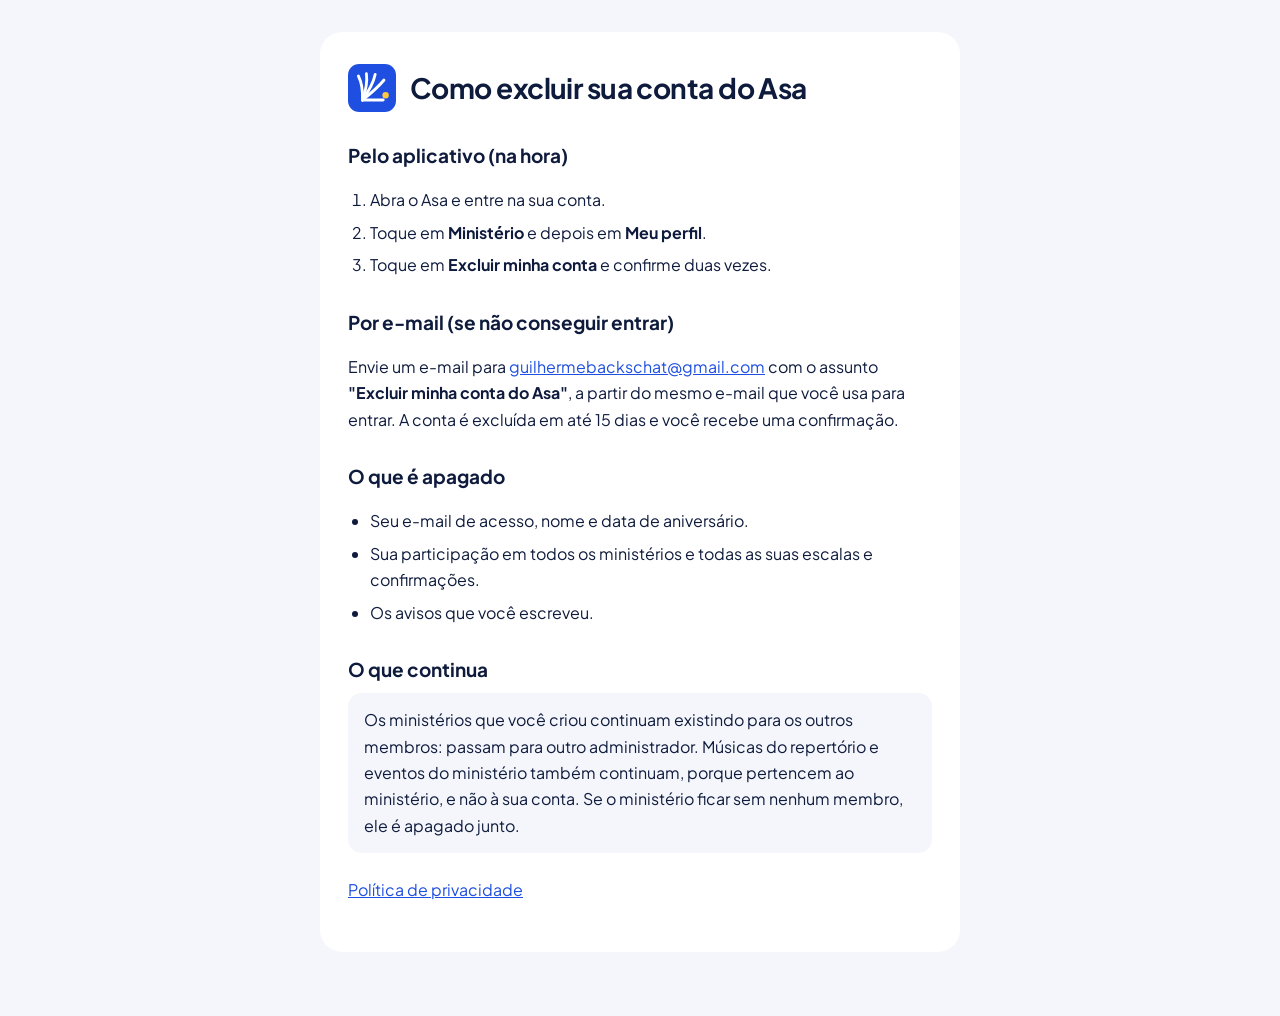
<file: excluir-conta.html>
<!doctype html>
<html lang="pt-BR">
<head>
<meta charset="utf-8">
<meta name="viewport" content="width=device-width, initial-scale=1">
<title>Excluir conta · Asa</title>
<link rel="icon" href="icon.svg" type="image/svg+xml">
<link rel="stylesheet" href="https://fonts.googleapis.com/css2?family=Plus+Jakarta+Sans:wght@400;600;700;800&display=swap">
<style>
  :root { --blue: #1F4FE0; --ink: #0F1B3D; --muted: #4A5677; --ground: #F4F6FB; --card: #fff; }
  * { box-sizing: border-box; }
  body { margin: 0; background: var(--ground); color: var(--ink); font: 16px/1.65 'Plus Jakarta Sans', system-ui, -apple-system, sans-serif; padding: 32px 16px 64px; }
  main { max-width: 640px; margin: 0 auto; background: var(--card); border-radius: 22px; padding: 32px 28px; }
  header { display: flex; align-items: center; gap: 14px; margin-bottom: 20px; }
  h1 { font-size: 28px; line-height: 1.2; margin: 0; letter-spacing: -0.02em; }
  h2 { font-size: 19px; margin: 28px 0 8px; }
  ol, ul { padding-left: 22px; }
  li { margin: 6px 0; }
  a { color: var(--blue); }
  .box { background: var(--ground); border-radius: 14px; padding: 14px 16px; }
</style>
</head>
<body>
<main>
  <header>
    <svg width="48" height="48" viewBox="0 0 120 120" aria-hidden="true"><rect width="120" height="120" rx="28" fill="#1F4FE0"/><g fill="none" stroke="#fff" stroke-width="7" stroke-linecap="round"><path d="M36 90 Q38 54 26 30"/><path d="M36 90 Q50 52 46 24"/><path d="M36 90 Q62 54 68 26"/><path d="M36 90 Q72 62 90 40"/><path d="M36 90 L88 90"/></g><circle cx="94" cy="78" r="8" fill="#FFC83D"/></svg>
    <h1>Como excluir sua conta do Asa</h1>
  </header>

  <h2>Pelo aplicativo (na hora)</h2>
  <ol>
    <li>Abra o Asa e entre na sua conta.</li>
    <li>Toque em <strong>Ministério</strong> e depois em <strong>Meu perfil</strong>.</li>
    <li>Toque em <strong>Excluir minha conta</strong> e confirme duas vezes.</li>
  </ol>

  <h2>Por e-mail (se não conseguir entrar)</h2>
  <p>Envie um e-mail para <a href="mailto:guilhermebackschat@gmail.com?subject=Excluir%20minha%20conta%20do%20Asa">guilhermebackschat@gmail.com</a> com o assunto <strong>"Excluir minha conta do Asa"</strong>, a partir do mesmo e-mail que você usa para entrar. A conta é excluída em até 15 dias e você recebe uma confirmação.</p>

  <h2>O que é apagado</h2>
  <ul>
    <li>Seu e-mail de acesso, nome e data de aniversário.</li>
    <li>Sua participação em todos os ministérios e todas as suas escalas e confirmações.</li>
    <li>Os avisos que você escreveu.</li>
  </ul>

  <h2>O que continua</h2>
  <div class="box">Os ministérios que você criou continuam existindo para os outros membros: passam para outro administrador. Músicas do repertório e eventos do ministério também continuam, porque pertencem ao ministério, e não à sua conta. Se o ministério ficar sem nenhum membro, ele é apagado junto.</div>

  <p style="margin-top:24px"><a href="privacidade.html">Política de privacidade</a></p>
</main>
</body>
</html>
</file>
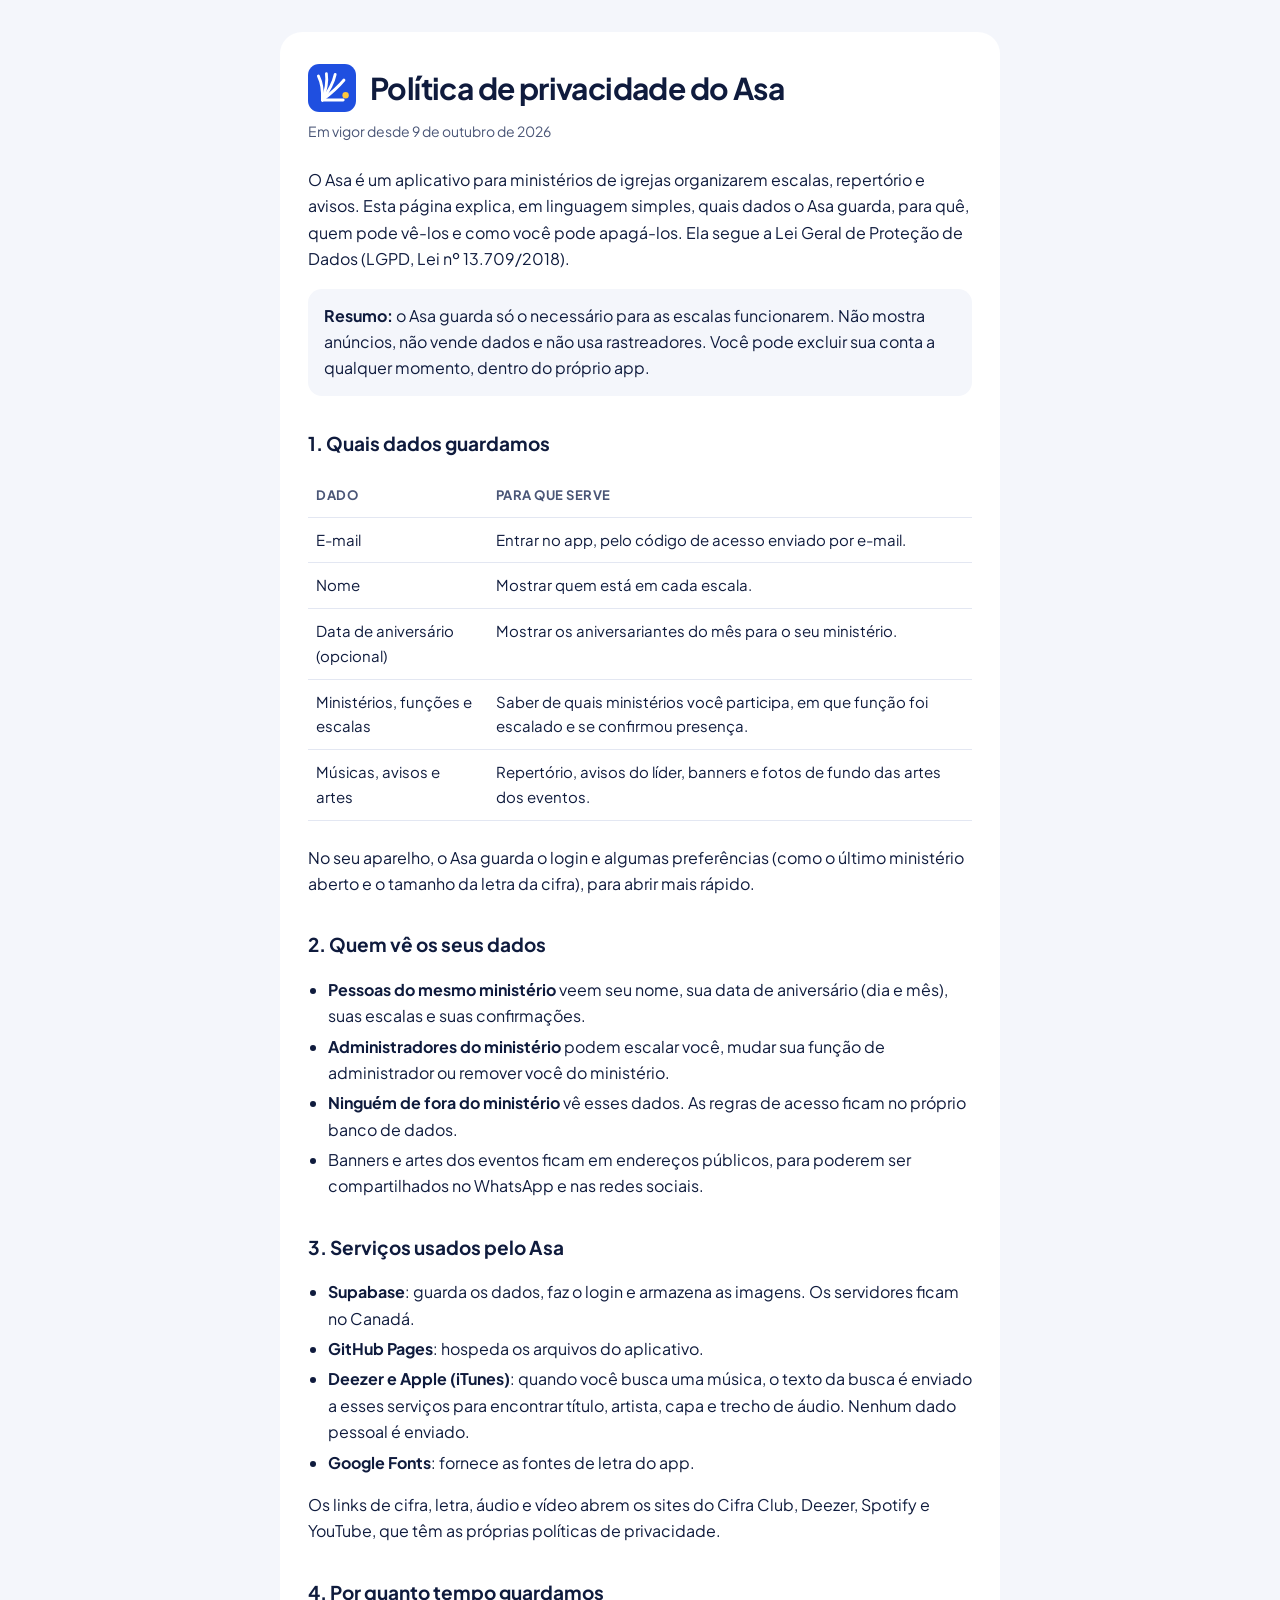
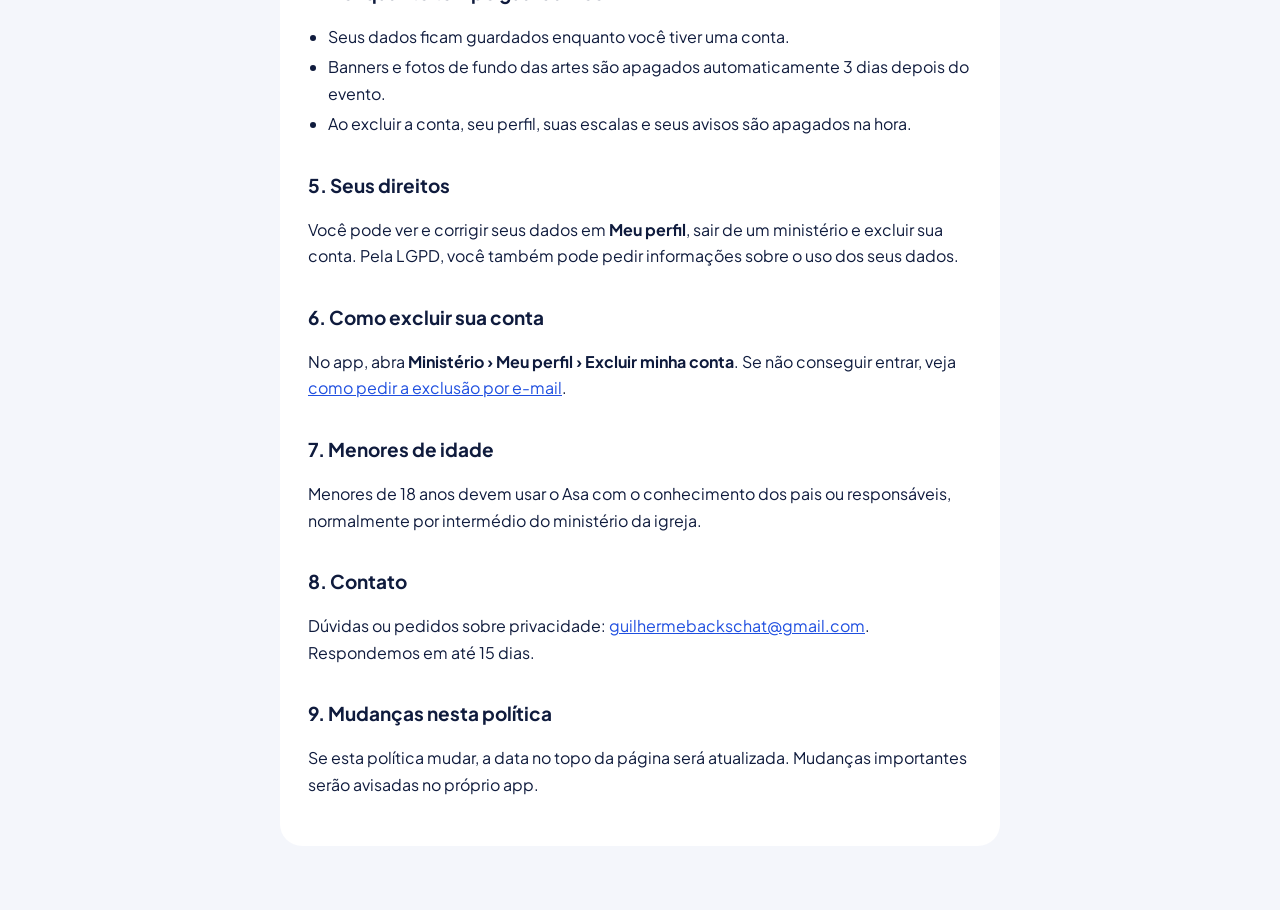
<file: privacidade.html>
<!doctype html>
<html lang="pt-BR">
<head>
<meta charset="utf-8">
<meta name="viewport" content="width=device-width, initial-scale=1">
<title>Política de privacidade · Asa</title>
<link rel="icon" href="icon.svg" type="image/svg+xml">
<link rel="stylesheet" href="https://fonts.googleapis.com/css2?family=Plus+Jakarta+Sans:wght@400;600;700;800&display=swap">
<style>
  :root { --blue: #1F4FE0; --ink: #0F1B3D; --muted: #4A5677; --ground: #F4F6FB; --card: #fff; --line: #E3E7F2; }
  * { box-sizing: border-box; }
  body { margin: 0; background: var(--ground); color: var(--ink); font: 16px/1.65 'Plus Jakarta Sans', system-ui, -apple-system, sans-serif; padding: 32px 16px 64px; }
  main { max-width: 720px; margin: 0 auto; background: var(--card); border-radius: 22px; padding: 32px 28px; }
  header { display: flex; align-items: center; gap: 14px; margin-bottom: 8px; }
  h1 { font-size: 30px; line-height: 1.2; margin: 0; letter-spacing: -0.02em; text-wrap: balance; }
  h2 { font-size: 19px; margin: 32px 0 8px; }
  p, li { color: var(--ink); }
  .meta { color: var(--muted); font-size: 14px; margin: 0 0 24px; }
  ul { padding-left: 20px; }
  li { margin: 4px 0; }
  table { width: 100%; border-collapse: collapse; font-size: 15px; margin: 8px 0; }
  th, td { text-align: left; padding: 10px 8px; border-bottom: 1px solid var(--line); vertical-align: top; }
  th { font-size: 13px; text-transform: uppercase; letter-spacing: 0.04em; color: var(--muted); }
  .table { overflow-x: auto; }
  a { color: var(--blue); }
  .box { background: var(--ground); border-radius: 14px; padding: 14px 16px; }
  @media (max-width: 480px) { main { padding: 24px 18px; } h1 { font-size: 26px; } }
</style>
</head>
<body>
<main>
  <header>
    <svg width="48" height="48" viewBox="0 0 120 120" aria-hidden="true"><rect width="120" height="120" rx="28" fill="#1F4FE0"/><g fill="none" stroke="#fff" stroke-width="7" stroke-linecap="round"><path d="M36 90 Q38 54 26 30"/><path d="M36 90 Q50 52 46 24"/><path d="M36 90 Q62 54 68 26"/><path d="M36 90 Q72 62 90 40"/><path d="M36 90 L88 90"/></g><circle cx="94" cy="78" r="8" fill="#FFC83D"/></svg>
    <h1>Política de privacidade do Asa</h1>
  </header>
  <p class="meta">Em vigor desde 9 de outubro de 2026</p>

  <p>O Asa é um aplicativo para ministérios de igrejas organizarem escalas, repertório e avisos. Esta página explica, em linguagem simples, quais dados o Asa guarda, para quê, quem pode vê-los e como você pode apagá-los. Ela segue a Lei Geral de Proteção de Dados (LGPD, Lei nº 13.709/2018).</p>

  <div class="box"><strong>Resumo:</strong> o Asa guarda só o necessário para as escalas funcionarem. Não mostra anúncios, não vende dados e não usa rastreadores. Você pode excluir sua conta a qualquer momento, dentro do próprio app.</div>

  <h2>1. Quais dados guardamos</h2>
  <div class="table"><table>
    <thead><tr><th>Dado</th><th>Para que serve</th></tr></thead>
    <tbody>
      <tr><td>E-mail</td><td>Entrar no app, pelo código de acesso enviado por e-mail.</td></tr>
      <tr><td>Nome</td><td>Mostrar quem está em cada escala.</td></tr>
      <tr><td>Data de aniversário (opcional)</td><td>Mostrar os aniversariantes do mês para o seu ministério.</td></tr>
      <tr><td>Ministérios, funções e escalas</td><td>Saber de quais ministérios você participa, em que função foi escalado e se confirmou presença.</td></tr>
      <tr><td>Músicas, avisos e artes</td><td>Repertório, avisos do líder, banners e fotos de fundo das artes dos eventos.</td></tr>
    </tbody>
  </table></div>
  <p>No seu aparelho, o Asa guarda o login e algumas preferências (como o último ministério aberto e o tamanho da letra da cifra), para abrir mais rápido.</p>

  <h2>2. Quem vê os seus dados</h2>
  <ul>
    <li><strong>Pessoas do mesmo ministério</strong> veem seu nome, sua data de aniversário (dia e mês), suas escalas e suas confirmações.</li>
    <li><strong>Administradores do ministério</strong> podem escalar você, mudar sua função de administrador ou remover você do ministério.</li>
    <li><strong>Ninguém de fora do ministério</strong> vê esses dados. As regras de acesso ficam no próprio banco de dados.</li>
    <li>Banners e artes dos eventos ficam em endereços públicos, para poderem ser compartilhados no WhatsApp e nas redes sociais.</li>
  </ul>

  <h2>3. Serviços usados pelo Asa</h2>
  <ul>
    <li><strong>Supabase</strong>: guarda os dados, faz o login e armazena as imagens. Os servidores ficam no Canadá.</li>
    <li><strong>GitHub Pages</strong>: hospeda os arquivos do aplicativo.</li>
    <li><strong>Deezer e Apple (iTunes)</strong>: quando você busca uma música, o texto da busca é enviado a esses serviços para encontrar título, artista, capa e trecho de áudio. Nenhum dado pessoal é enviado.</li>
    <li><strong>Google Fonts</strong>: fornece as fontes de letra do app.</li>
  </ul>
  <p>Os links de cifra, letra, áudio e vídeo abrem os sites do Cifra Club, Deezer, Spotify e YouTube, que têm as próprias políticas de privacidade.</p>

  <h2>4. Por quanto tempo guardamos</h2>
  <ul>
    <li>Seus dados ficam guardados enquanto você tiver uma conta.</li>
    <li>Banners e fotos de fundo das artes são apagados automaticamente 3 dias depois do evento.</li>
    <li>Ao excluir a conta, seu perfil, suas escalas e seus avisos são apagados na hora.</li>
  </ul>

  <h2>5. Seus direitos</h2>
  <p>Você pode ver e corrigir seus dados em <strong>Meu perfil</strong>, sair de um ministério e excluir sua conta. Pela LGPD, você também pode pedir informações sobre o uso dos seus dados.</p>

  <h2>6. Como excluir sua conta</h2>
  <p>No app, abra <strong>Ministério › Meu perfil › Excluir minha conta</strong>. Se não conseguir entrar, veja <a href="excluir-conta.html">como pedir a exclusão por e-mail</a>.</p>

  <h2>7. Menores de idade</h2>
  <p>Menores de 18 anos devem usar o Asa com o conhecimento dos pais ou responsáveis, normalmente por intermédio do ministério da igreja.</p>

  <h2>8. Contato</h2>
  <p>Dúvidas ou pedidos sobre privacidade: <a href="mailto:guilhermebackschat@gmail.com">guilhermebackschat@gmail.com</a>. Respondemos em até 15 dias.</p>

  <h2>9. Mudanças nesta política</h2>
  <p>Se esta política mudar, a data no topo da página será atualizada. Mudanças importantes serão avisadas no próprio app.</p>
</main>
</body>
</html>
</file>
